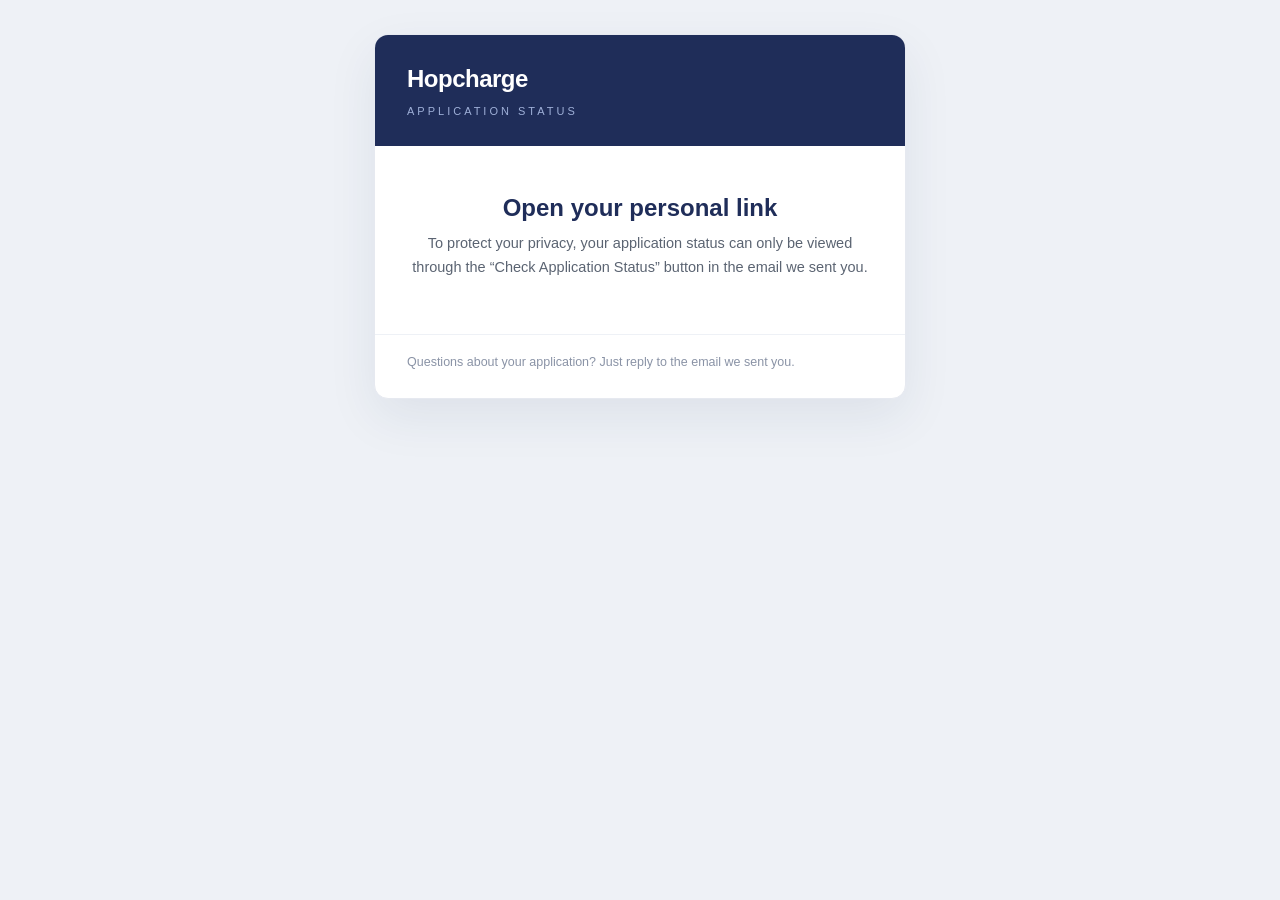
<file: colleges/status.html>
<!DOCTYPE html>
<html lang="en">
<head>
<meta charset="UTF-8">
<meta name="viewport" content="width=device-width, initial-scale=1.0">
<meta name="robots" content="noindex, nofollow">
<title>Application Status — Hopcharge</title>
<style>
  /* ── Hopcharge tracker — matches the recruitment-email / portal aesthetic ──
     Navy #1F2D59 brand, pink #E8537F accent, calm slate body. The signature
     element is the vertical stage timeline with the candidate's reference
     code quietly anchored in the header. */
  :root{
    --navy:#1F2D59; --navy-soft:#9FB0D8; --ink:#1f2a44; --slate:#5b6472;
    --muted:#8a93a6; --line:#e6e9f0; --bg:#eef1f6; --card:#ffffff;
    --pink:#E8537F; --blue:#2F5BEA; --green:#16a34a; --grey:#9aa3b6;
  }
  *{box-sizing:border-box}
  html{-webkit-text-size-adjust:100%}
  body{
    margin:0; background:var(--bg); color:var(--ink);
    font-family:-apple-system,BlinkMacSystemFont,'Segoe UI',Arial,Helvetica,sans-serif;
    line-height:1.5;
  }
  .wrap{max-width:560px; margin:34px auto; padding:0 14px}
  .card{
    background:var(--card); border:1px solid var(--line); border-radius:14px;
    overflow:hidden; box-shadow:0 18px 50px rgba(31,45,89,.08);
  }
  .head{
    background:var(--navy); padding:26px 32px;
    display:flex; align-items:flex-end; justify-content:space-between; gap:12px;
  }
  .head .brand{color:#fff; font-size:24px; font-weight:800; letter-spacing:-.5px}
  .head .eyebrow{color:var(--navy-soft); font-size:11px; letter-spacing:3px;
    text-transform:uppercase; margin-top:6px}
  .ref{
    text-align:right; color:var(--navy-soft); font-size:10.5px;
    letter-spacing:2px; text-transform:uppercase;
  }
  .ref strong{display:block; color:#fff; font-size:14px; letter-spacing:1px;
    font-weight:700; margin-top:3px; font-variant-numeric:tabular-nums}
  .body{padding:30px 32px}
  .greet{font-size:13px; color:var(--muted); margin:0 0 6px}
  .headline{font-size:24px; font-weight:800; color:var(--navy); margin:0 0 10px;
    line-height:1.2}
  .sub{font-size:14.5px; line-height:1.65; color:var(--slate); margin:0 0 6px}
  .role{
    display:inline-block; margin:14px 8px 4px 0; font-size:12px; color:var(--slate);
    background:#f3f4f8; border:1px solid var(--line); border-radius:20px; padding:5px 14px;
  }
  /* Stage timeline */
  .stepper{list-style:none; margin:26px 0 4px; padding:0}
  .step{position:relative; padding:0 0 30px 46px; min-height:34px}
  .step:last-child{padding-bottom:0}
  .step::before{content:''; position:absolute; left:16px; top:30px; bottom:2px;
    width:2px; background:#e1e5ee}
  .step:last-child::before{display:none}
  .step.done::before{background:var(--green)}
  .dot{position:absolute; left:0; top:0; width:34px; height:34px; border-radius:50%;
    display:flex; align-items:center; justify-content:center; font-size:15px; font-weight:700}
  .step.upcoming .dot{background:#fff; border:2px solid #cdd3df; color:#aab1c2}
  .step.done .dot{background:var(--green); color:#fff}
  .step.closed .dot{background:var(--grey); color:#fff}
  .step.current .dot{background:var(--blue); color:#fff; box-shadow:0 0 0 5px rgba(47,91,234,.16)}
  .s-label{font-size:15px; font-weight:700; color:var(--ink); line-height:34px}
  .step.upcoming .s-label{color:var(--grey); font-weight:600}
  .step.current .s-label{color:var(--blue)}
  /* Next-step callout */
  .next{
    margin-top:22px; padding:14px 16px; border-radius:10px;
    background:#f6f8ff; border:1px solid #e2e8ff;
    font-size:13.5px; color:var(--navy);
  }
  .next b{font-weight:700}
  .foot{padding:18px 32px 26px; border-top:1px solid var(--bg); font-size:12.5px; color:var(--muted)}
  /* States: loading / error */
  .state{padding:48px 32px; text-align:center}
  .state .headline{margin-bottom:10px}
  .spinner{width:30px; height:30px; margin:0 auto 18px; border-radius:50%;
    border:3px solid var(--line); border-top-color:var(--blue); animation:spin .8s linear infinite}
  @keyframes spin{to{transform:rotate(360deg)}}
  @media (prefers-reduced-motion: reduce){.spinner{animation:none}}
  @media(max-width:480px){
    .head,.body,.foot,.state{padding-left:22px; padding-right:22px}
    .headline{font-size:21px}
  }
</style>
</head>
<body>
  <div class="wrap">
    <div class="card">
      <div class="head">
        <div>
          <div class="brand">Hopcharge</div>
          <div class="eyebrow">Application Status</div>
        </div>
        <div class="ref" id="ref-box" style="display:none">
          Reference
          <strong id="ref-code">—</strong>
        </div>
      </div>
      <div id="content">
        <div class="state">
          <div class="spinner" id="spinner"></div>
          <p class="sub" id="loading-text">Checking your application status…</p>
        </div>
      </div>
      <div class="foot">Questions about your application? Just reply to the email we sent you.</div>
    </div>
  </div>

<script>
(function () {
  // ── CONFIG ───────────────────────────────────────────────────────────────
  // Point this at your backend's public tunnel URL (Cloudflare Tunnel).
  // Example: "https://status.hopcharge.com"  or the trycloudflare URL.
  // No trailing slash.
  var API_BASE = "https://REPLACE-WITH-YOUR-TUNNEL-URL";

  // ── Read the token from the URL ──────────────────────────────────────────
  // Supports both ?token=… and a trailing /status/<token> path form.
  function getToken() {
    var p = new URLSearchParams(window.location.search);
    var t = p.get("token");
    if (t) return t.trim();
    var m = window.location.pathname.match(/\/status\/([^\/?#]+)/);
    return m ? decodeURIComponent(m[1]) : "";
  }

  var GLYPH = { done: "\u2713", closed: "\u2013", current: "\u25CF" };

  function esc(s) {
    return String(s == null ? "" : s)
      .replace(/&/g, "&amp;").replace(/</g, "&lt;").replace(/>/g, "&gt;")
      .replace(/"/g, "&quot;");
  }

  function renderSteps(steps) {
    return '<ol class="stepper">' + steps.map(function (s, i) {
      var g = GLYPH[s.state] || String(i + 1);
      return '<li class="step ' + esc(s.state) + '">' +
               '<span class="dot">' + g + '</span>' +
               '<div class="s-label">' + esc(s.label) + '</div>' +
             '</li>';
    }).join("") + '</ol>';
  }

  function renderStatus(d) {
    if (d.ref) {
      document.getElementById("ref-code").textContent = d.ref;
      document.getElementById("ref-box").style.display = "block";
    }
    var role = d.role
      ? '<div class="role">Applied for: ' + esc(d.role.replace(/\b\w/g, function (c) { return c.toUpperCase(); })) + '</div>'
      : "";
    var next = d.next_step
      ? '<div class="next"><b>Next step:</b> ' + esc(d.next_step) + '</div>'
      : "";
    document.getElementById("content").innerHTML =
      '<div class="body">' +
        '<p class="greet">Hi ' + esc(d.first_name) + ',</p>' +
        '<h1 class="headline">' + esc(d.headline) + '</h1>' +
        '<p class="sub">' + esc(d.sub) + '</p>' +
        role +
        renderSteps(d.steps || []) +
        next +
      '</div>';
  }

  function renderNotice(title, msg) {
    document.getElementById("content").innerHTML =
      '<div class="state">' +
        '<h1 class="headline">' + esc(title) + '</h1>' +
        '<p class="sub">' + esc(msg) + '</p>' +
      '</div>';
  }

  // ── Fetch + render ─────────────────────────────────────────────────────────
  var token = getToken();
  if (!token || token.length < 20) {
    renderNotice("Open your personal link",
      "To protect your privacy, your application status can only be viewed " +
      "through the \u201cCheck Application Status\u201d button in the email we sent you.");
    return;
  }

  fetch(API_BASE + "/api/status/" + encodeURIComponent(token), {
    method: "GET",
    headers: { "Accept": "application/json" },
    credentials: "omit",
    cache: "no-store"
  })
  .then(function (res) {
    if (res.status === 429) {
      renderNotice("One moment", "Too many checks just now. Please wait a minute and refresh.");
      return null;
    }
    return res.json().catch(function () { return null; });
  })
  .then(function (data) {
    if (data === null) return;
    if (!data.found) {
      renderNotice("Application not found",
        "We couldn't find an application for this link. Please use the " +
        "\u201cCheck Application Status\u201d button in your email.");
      return;
    }
    renderStatus(data);
  })
  .catch(function () {
    renderNotice("We couldn't load your status",
      "Something went wrong reaching our system. Please try again in a few minutes, " +
      "or reply to the email we sent you.");
  });
})();
</script>
</body>
</html>
</file>
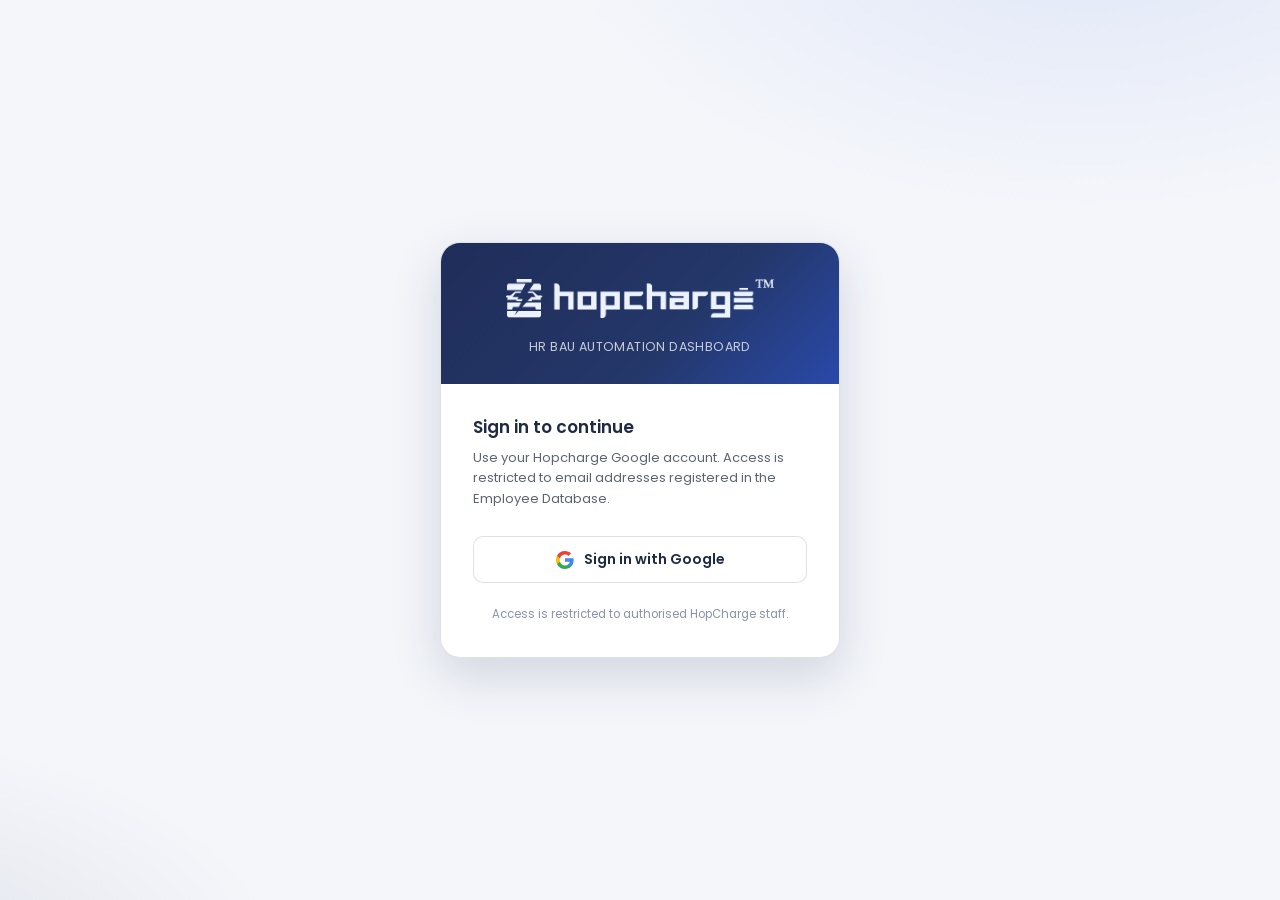
<file: static/login.html>
<!DOCTYPE html>
<html lang="en">
<head>
<meta charset="UTF-8">
<meta name="viewport" content="width=device-width, initial-scale=1.0">
<title>Hopcharge — Sign in</title>
<link rel="icon" href="/static/favicon.ico">
<link rel="preconnect" href="https://fonts.googleapis.com">
<link href="https://fonts.googleapis.com/css2?family=Poppins:wght@300;400;500;600;700&display=swap" rel="stylesheet">
<style>
*, *::before, *::after { box-sizing:border-box; margin:0; padding:0; }
:root {
  --navy:#1F2D59; --blue:#2F5BEA; --pink:#E8537F;
  --bg:#f4f6fa; --text:#1f2a44; --text-mid:#5b6472; --text-dim:#8a93a6;
  --border:rgba(31,45,89,0.14); --red:#e11d48;
}
body {
  font-family:'Poppins',sans-serif; background:var(--bg); color:var(--text);
  min-height:100vh; display:flex; align-items:center; justify-content:center; padding:24px;
  background-image:
    radial-gradient(900px 500px at 85% -10%, rgba(47,91,234,0.10), transparent 60%),
    radial-gradient(700px 420px at -10% 110%, rgba(31,45,89,0.10), transparent 60%);
}
.card {
  width:100%; max-width:400px; background:#fff; border:1px solid var(--border);
  border-radius:20px; overflow:hidden; box-shadow:0 18px 50px rgba(31,45,89,0.16);
}
.card-head {
  background:linear-gradient(135deg,#1F2D59 0%,#243769 60%,#2F5BEA 140%);
  padding:34px 32px 28px; text-align:center;
}
.card-head img { height:44px; max-width:80%; object-fit:contain; }
.card-head p { margin-top:10px; color:rgba(255,255,255,0.75); font-size:12.5px; letter-spacing:0.4px; }
.card-body { padding:30px 32px 34px; }
h1 { font-size:17px; font-weight:600; margin-bottom:8px; }
.sub { font-size:13px; color:var(--text-mid); line-height:1.6; margin-bottom:26px; }
.google-btn {
  width:100%; display:flex; align-items:center; justify-content:center; gap:10px;
  padding:12px; font:inherit; font-size:14px; font-weight:600; color:var(--text);
  background:#fff; border:1px solid var(--border); border-radius:10px;
  cursor:pointer; text-decoration:none; transition:box-shadow .15s, transform .1s, border-color .15s;
}
.google-btn:hover { box-shadow:0 8px 20px rgba(31,45,89,0.14); transform:translateY(-1px); border-color:#c7cee0; }
.error {
  display:none; margin-top:16px; padding:10px 12px; font-size:12.5px; color:var(--red);
  background:rgba(225,29,72,0.07); border:1px solid rgba(225,29,72,0.25); border-radius:10px;
}
.error.show { display:block; animation:shake .3s; }
@keyframes shake { 25%{transform:translateX(-4px)} 50%{transform:translateX(4px)} 75%{transform:translateX(-2px)} }
.foot { margin-top:22px; text-align:center; font-size:11.5px; color:var(--text-dim); line-height:1.6; }
</style>
</head>
<body>
  <div class="card">
    <div class="card-head">
      <img src="/static/hopcharge-white.png" alt="HopCharge">
      <p>HR BAU AUTOMATION DASHBOARD</p>
    </div>
    <div class="card-body">
      <h1>Sign in to continue</h1>
      <div class="sub">Use your Hopcharge Google account. Access is restricted to email addresses registered in the Employee Database.</div>
      <a id="google-btn" class="google-btn" href="#">
        <svg width="18" height="18" viewBox="0 0 18 18"><path fill="#4285F4" d="M17.64 9.2c0-.64-.06-1.25-.16-1.84H9v3.48h4.84a4.14 4.14 0 0 1-1.8 2.72v2.26h2.9c1.7-1.57 2.7-3.88 2.7-6.62z"/><path fill="#34A853" d="M9 18c2.43 0 4.47-.8 5.96-2.18l-2.9-2.26c-.8.54-1.84.86-3.06.86-2.35 0-4.34-1.59-5.05-3.72H.96v2.33A9 9 0 0 0 9 18z"/><path fill="#FBBC05" d="M3.95 10.7A5.4 5.4 0 0 1 3.68 9c0-.59.1-1.17.27-1.7V4.97H.96A9 9 0 0 0 0 9c0 1.45.35 2.83.96 4.03l2.99-2.33z"/><path fill="#EA4335" d="M9 3.58c1.32 0 2.5.45 3.44 1.35l2.58-2.58C13.46.89 11.43 0 9 0A9 9 0 0 0 .96 4.97l2.99 2.33C4.66 5.17 6.65 3.58 9 3.58z"/></svg>
        Sign in with Google
      </a>
      <div id="err" class="error"></div>
      <div class="foot">Access is restricted to authorised HopCharge staff.</div>
    </div>
  </div>

<script>
(function () {
  var next = new URLSearchParams(location.search).get('next') || '/';
  if (next.charAt(0) !== '/' || next.slice(0, 2) === '//') next = '/';
  document.getElementById('google-btn').href =
    '/api/auth/google/authorize?next=' + encodeURIComponent(next);

  var error = new URLSearchParams(location.search).get('error');
  if (error) {
    var err = document.getElementById('err');
    err.textContent = error;
    err.classList.add('show');
  }
})();
</script>
</body>
</html>
</file>
